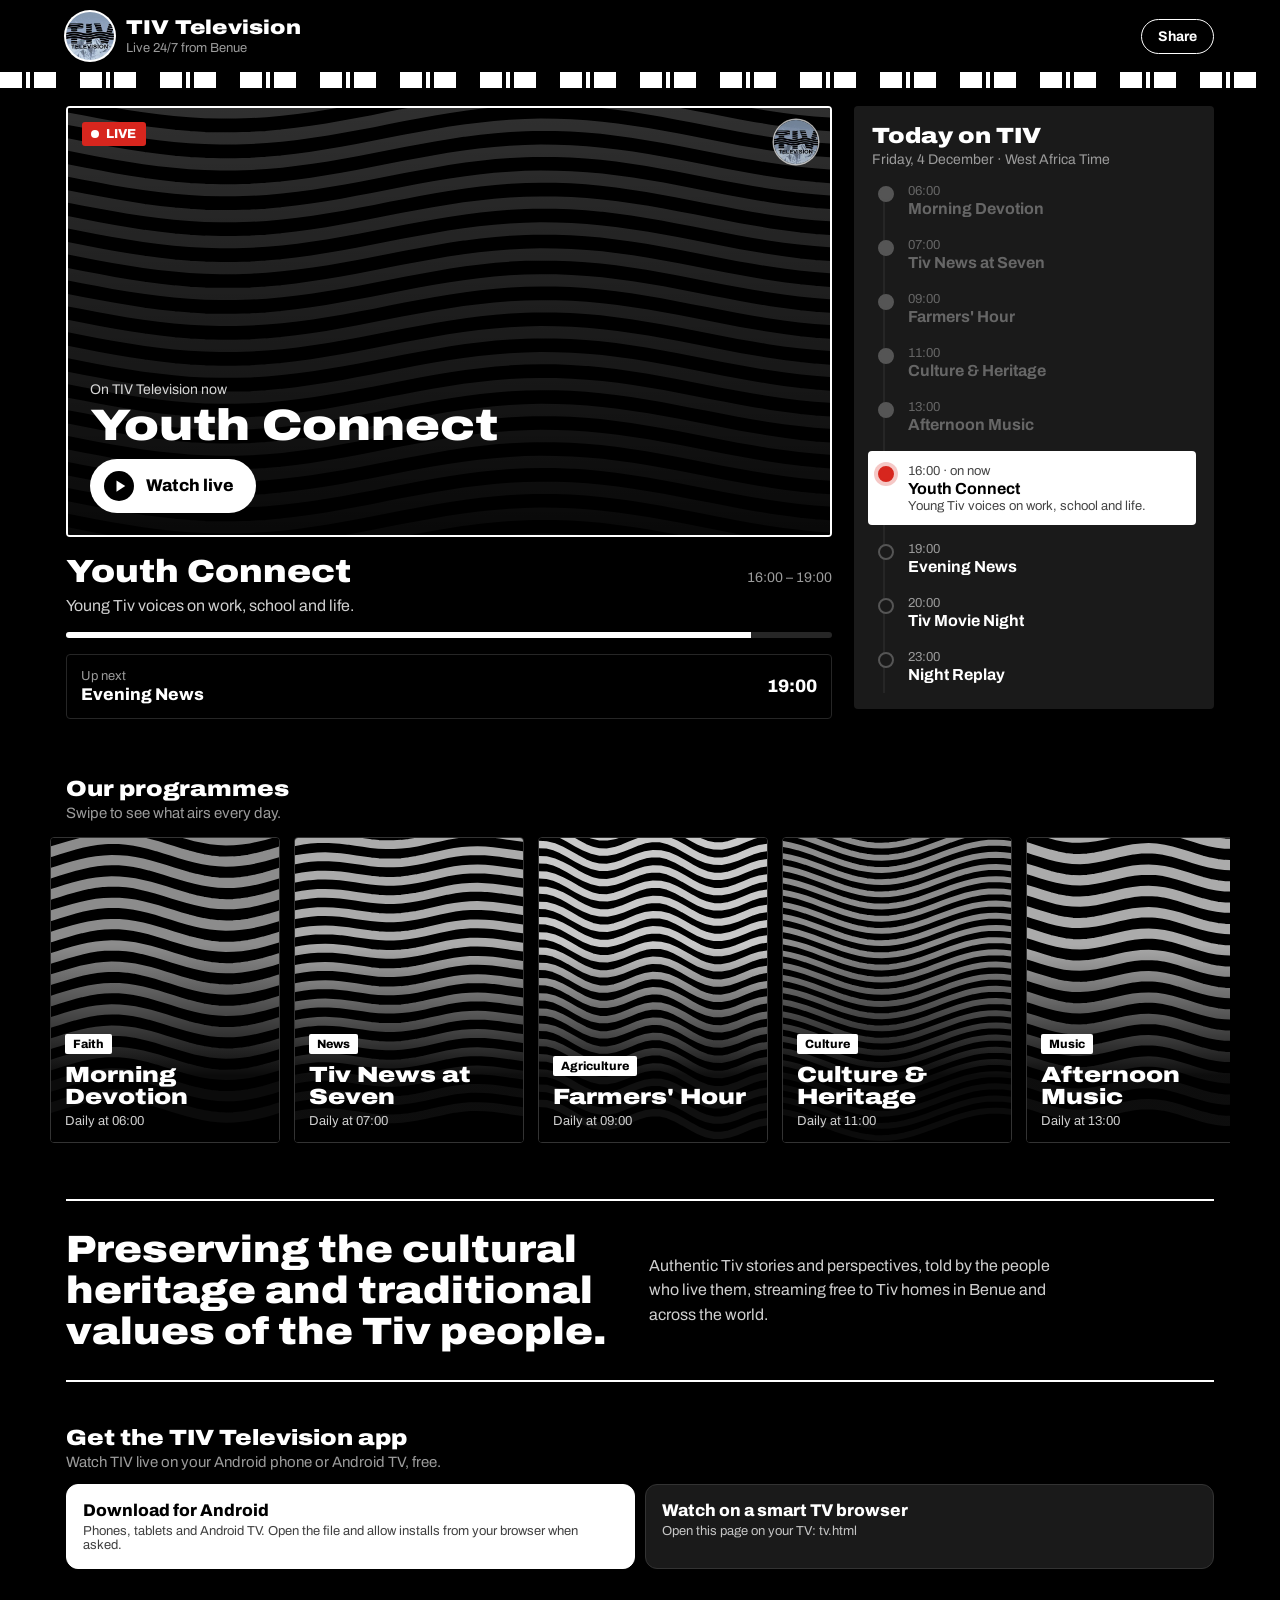
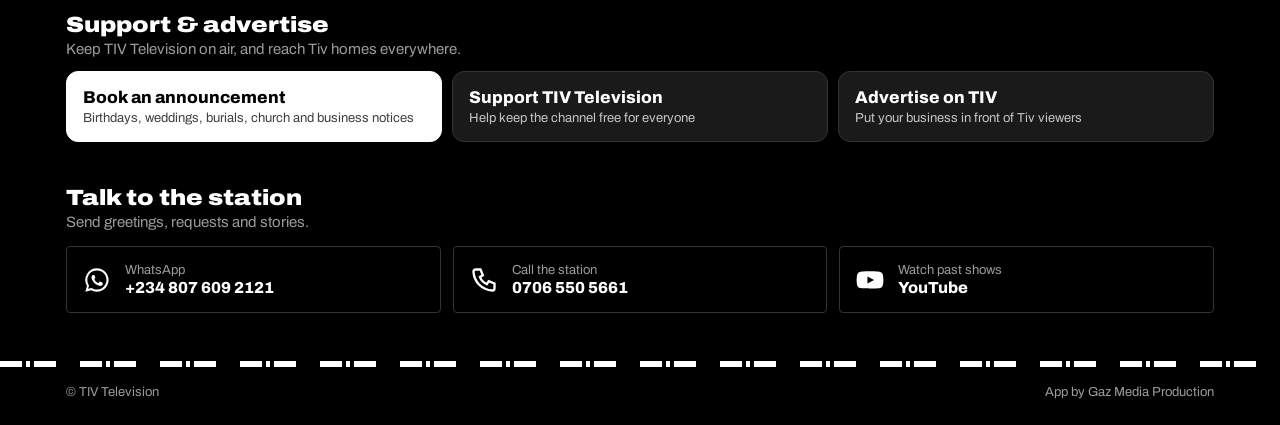
<file: app/src/main/assets/web/index.html>
<!doctype html>
<html lang="en">
<head>
<meta charset="utf-8">
<meta name="viewport" content="width=device-width, initial-scale=1, viewport-fit=cover">
<meta name="theme-color" content="#000000">
<title>TIV Television — Live</title>
<link rel="icon" href="[data-uri]">
<link rel="apple-touch-icon" href="[data-uri]">
<link href="fonts/fonts.css" rel="stylesheet">
<style>
:root{
  --ink:#000; --cloth:#fff; --graphite:#1a1a1a; --smoke:#262626; --ash:#9b9b9b; --live:#d7261e;
  --f:"Archivo","Arial Narrow",Arial,sans-serif;
}
*{box-sizing:border-box;margin:0;padding:0}
html{scroll-behavior:smooth}
@media (prefers-reduced-motion:reduce){html{scroll-behavior:auto}*{animation:none!important;transition:none!important}}
body{background:var(--ink);color:var(--cloth);font-family:var(--f);font-stretch:100%;-webkit-font-smoothing:antialiased;padding-bottom:calc(74px + env(safe-area-inset-bottom))}
a{color:inherit}
button{font-family:inherit;color:inherit}
:focus-visible{outline:3px solid var(--cloth);outline-offset:3px}

/* A'nger cloth band: black and white woven stripes */
.anger{height:16px;background:
  repeating-linear-gradient(90deg,var(--cloth) 0 22px,var(--ink) 22px 26px,var(--cloth) 26px 30px,var(--ink) 30px 34px,var(--cloth) 34px 56px,var(--ink) 56px 80px)}
.anger.thin{height:6px}

/* Header */
.top{position:sticky;top:0;z-index:20;background:var(--ink)}
.bar{display:flex;align-items:center;gap:12px;max-width:1180px;margin:0 auto;padding:12px 16px}
.logo{width:48px;height:48px;border-radius:50%;overflow:hidden;background:#fff;box-shadow:0 0 0 2px var(--cloth);flex:none}
.logo img{width:100%;height:100%;object-fit:cover;display:block}
.name{flex:1;min-width:0}
.name b{display:block;font-size:20px;font-weight:900;font-stretch:118%;letter-spacing:.2px;line-height:1}
.name span{display:block;font-size:13px;color:var(--ash);margin-top:4px}
.share{border:1.5px solid var(--cloth);background:none;border-radius:999px;padding:9px 16px;font-size:14px;font-weight:700;cursor:pointer}
.share:hover{background:var(--cloth);color:var(--ink)}

main{max-width:1180px;margin:0 auto;padding:0 16px}

/* Live stage */
.stage{display:grid;gap:22px;margin-top:18px}
@media(min-width:960px){.stage{grid-template-columns:minmax(0,1fr) 360px;align-items:start}}
.screen{position:relative;aspect-ratio:16/9;background:#000;border:2px solid var(--cloth);border-radius:4px;overflow:hidden}
@media(max-width:600px){.screen{margin:0 -16px;border-left:0;border-right:0;border-radius:0}}
video{width:100%;height:100%;display:block;background:#000}
.bug{position:absolute;top:12px;right:12px;width:44px;height:44px;border-radius:50%;overflow:hidden;opacity:.85;pointer-events:none;z-index:2;box-shadow:0 0 0 1.5px rgba(255,255,255,.8)}
.bug img{width:100%;height:100%;object-fit:cover}
.live{position:absolute;top:14px;left:14px;z-index:2;display:flex;align-items:center;gap:7px;background:var(--live);color:#fff;font-weight:800;font-size:13px;padding:5px 10px 5px 9px;border-radius:3px;pointer-events:none}
.live i{width:8px;height:8px;border-radius:50%;background:#fff;animation:blink 1.6s ease-in-out infinite}
@keyframes blink{50%{opacity:.2}}
.cover{position:absolute;inset:0;border:0;cursor:pointer;display:flex;flex-direction:column;justify-content:flex-end;align-items:flex-start;text-align:left;padding:22px;color:#fff;
  background:
   linear-gradient(180deg,rgba(0,0,0,.15) 0%,rgba(0,0,0,.85) 100%),
   url("data:image/svg+xml,%3Csvg%20xmlns%3D%22http%3A%2F%2Fwww.w3.org%2F2000%2Fsvg%22%20viewBox%3D%220%200%201000%20560%22%20preserveAspectRatio%3D%22xMidYMid%20slice%22%3E%3Cg%20opacity%3D%22.22%22%3E%3Cpath%20d%3D%22M-20%20-23.9%20L0%20-20.0%20L20%20-16.1%20L40%20-12.3%20L60%20-8.6%20L80%20-5.3%20L100%20-2.2%20L120%200.4%20L140%202.6%20L160%204.3%20L180%205.4%20L200%205.9%20L220%205.9%20L240%205.3%20L260%204.1%20L280%202.3%20L300%200.0%20L320%20-2.7%20L340%20-5.8%20L360%20-9.2%20L380%20-12.9%20L400%20-16.7%20L420%20-20.7%20L440%20-24.6%20L460%20-28.3%20L480%20-31.9%20L500%20-35.3%20L520%20-38.3%20L540%20-40.8%20L560%20-42.9%20L580%20-44.5%20L600%20-45.5%20L620%20-46.0%20L640%20-45.8%20L660%20-45.1%20L680%20-43.8%20L700%20-42.0%20L720%20-39.6%20L740%20-36.8%20L760%20-33.7%20L780%20-30.2%20L800%20-26.5%20L820%20-22.6%20L840%20-18.7%20L860%20-14.8%20L880%20-11.0%20L900%20-7.5%20L920%20-4.2%20L940%20-1.3%20L960%201.2%20L980%203.2%20L1000%204.7%20L1020%205.7%22%20stroke%3D%22%23fff%22%20stroke-width%3D%2216%22%20fill%3D%22none%22%2F%3E%3Cpath%20d%3D%22M-20%2010.1%20L0%2014.0%20L20%2017.9%20L40%2021.7%20L60%2025.4%20L80%2028.7%20L100%2031.8%20L120%2034.4%20L140%2036.6%20L160%2038.3%20L180%2039.4%20L200%2039.9%20L220%2039.9%20L240%2039.3%20L260%2038.1%20L280%2036.3%20L300%2034.0%20L320%2031.3%20L340%2028.2%20L360%2024.8%20L380%2021.1%20L400%2017.3%20L420%2013.3%20L440%209.4%20L460%205.7%20L480%202.1%20L500%20-1.3%20L520%20-4.3%20L540%20-6.8%20L560%20-8.9%20L580%20-10.5%20L600%20-11.5%20L620%20-12.0%20L640%20-11.8%20L660%20-11.1%20L680%20-9.8%20L700%20-8.0%20L720%20-5.6%20L740%20-2.8%20L760%200.3%20L780%203.8%20L800%207.5%20L820%2011.4%20L840%2015.3%20L860%2019.2%20L880%2023.0%20L900%2026.5%20L920%2029.8%20L940%2032.7%20L960%2035.2%20L980%2037.2%20L1000%2038.7%20L1020%2039.7%22%20stroke%3D%22%23fff%22%20stroke-width%3D%2216%22%20fill%3D%22none%22%2F%3E%3Cpath%20d%3D%22M-20%2044.1%20L0%2048.0%20L20%2051.9%20L40%2055.7%20L60%2059.4%20L80%2062.7%20L100%2065.8%20L120%2068.4%20L140%2070.6%20L160%2072.3%20L180%2073.4%20L200%2073.9%20L220%2073.9%20L240%2073.3%20L260%2072.1%20L280%2070.3%20L300%2068.0%20L320%2065.3%20L340%2062.2%20L360%2058.8%20L380%2055.1%20L400%2051.3%20L420%2047.3%20L440%2043.4%20L460%2039.7%20L480%2036.1%20L500%2032.7%20L520%2029.7%20L540%2027.2%20L560%2025.1%20L580%2023.5%20L600%2022.5%20L620%2022.0%20L640%2022.2%20L660%2022.9%20L680%2024.2%20L700%2026.0%20L720%2028.4%20L740%2031.2%20L760%2034.3%20L780%2037.8%20L800%2041.5%20L820%2045.4%20L840%2049.3%20L860%2053.2%20L880%2057.0%20L900%2060.5%20L920%2063.8%20L940%2066.7%20L960%2069.2%20L980%2071.2%20L1000%2072.7%20L1020%2073.7%22%20stroke%3D%22%23fff%22%20stroke-width%3D%2216%22%20fill%3D%22none%22%2F%3E%3Cpath%20d%3D%22M-20%2078.1%20L0%2082.0%20L20%2085.9%20L40%2089.7%20L60%2093.4%20L80%2096.7%20L100%2099.8%20L120%20102.4%20L140%20104.6%20L160%20106.3%20L180%20107.4%20L200%20107.9%20L220%20107.9%20L240%20107.3%20L260%20106.1%20L280%20104.3%20L300%20102.0%20L320%2099.3%20L340%2096.2%20L360%2092.8%20L380%2089.1%20L400%2085.3%20L420%2081.3%20L440%2077.4%20L460%2073.7%20L480%2070.1%20L500%2066.7%20L520%2063.7%20L540%2061.2%20L560%2059.1%20L580%2057.5%20L600%2056.5%20L620%2056.0%20L640%2056.2%20L660%2056.9%20L680%2058.2%20L700%2060.0%20L720%2062.4%20L740%2065.2%20L760%2068.3%20L780%2071.8%20L800%2075.5%20L820%2079.4%20L840%2083.3%20L860%2087.2%20L880%2091.0%20L900%2094.5%20L920%2097.8%20L940%20100.7%20L960%20103.2%20L980%20105.2%20L1000%20106.7%20L1020%20107.7%22%20stroke%3D%22%23fff%22%20stroke-width%3D%2216%22%20fill%3D%22none%22%2F%3E%3Cpath%20d%3D%22M-20%20112.1%20L0%20116.0%20L20%20119.9%20L40%20123.7%20L60%20127.4%20L80%20130.7%20L100%20133.8%20L120%20136.4%20L140%20138.6%20L160%20140.3%20L180%20141.4%20L200%20141.9%20L220%20141.9%20L240%20141.3%20L260%20140.1%20L280%20138.3%20L300%20136.0%20L320%20133.3%20L340%20130.2%20L360%20126.8%20L380%20123.1%20L400%20119.3%20L420%20115.3%20L440%20111.4%20L460%20107.7%20L480%20104.1%20L500%20100.7%20L520%2097.7%20L540%2095.2%20L560%2093.1%20L580%2091.5%20L600%2090.5%20L620%2090.0%20L640%2090.2%20L660%2090.9%20L680%2092.2%20L700%2094.0%20L720%2096.4%20L740%2099.2%20L760%20102.3%20L780%20105.8%20L800%20109.5%20L820%20113.4%20L840%20117.3%20L860%20121.2%20L880%20125.0%20L900%20128.5%20L920%20131.8%20L940%20134.7%20L960%20137.2%20L980%20139.2%20L1000%20140.7%20L1020%20141.7%22%20stroke%3D%22%23fff%22%20stroke-width%3D%2216%22%20fill%3D%22none%22%2F%3E%3Cpath%20d%3D%22M-20%20146.1%20L0%20150.0%20L20%20153.9%20L40%20157.7%20L60%20161.4%20L80%20164.7%20L100%20167.8%20L120%20170.4%20L140%20172.6%20L160%20174.3%20L180%20175.4%20L200%20175.9%20L220%20175.9%20L240%20175.3%20L260%20174.1%20L280%20172.3%20L300%20170.0%20L320%20167.3%20L340%20164.2%20L360%20160.8%20L380%20157.1%20L400%20153.3%20L420%20149.3%20L440%20145.4%20L460%20141.7%20L480%20138.1%20L500%20134.7%20L520%20131.7%20L540%20129.2%20L560%20127.1%20L580%20125.5%20L600%20124.5%20L620%20124.0%20L640%20124.2%20L660%20124.9%20L680%20126.2%20L700%20128.0%20L720%20130.4%20L740%20133.2%20L760%20136.3%20L780%20139.8%20L800%20143.5%20L820%20147.4%20L840%20151.3%20L860%20155.2%20L880%20159.0%20L900%20162.5%20L920%20165.8%20L940%20168.7%20L960%20171.2%20L980%20173.2%20L1000%20174.7%20L1020%20175.7%22%20stroke%3D%22%23fff%22%20stroke-width%3D%2216%22%20fill%3D%22none%22%2F%3E%3Cpath%20d%3D%22M-20%20180.1%20L0%20184.0%20L20%20187.9%20L40%20191.7%20L60%20195.4%20L80%20198.7%20L100%20201.8%20L120%20204.4%20L140%20206.6%20L160%20208.3%20L180%20209.4%20L200%20209.9%20L220%20209.9%20L240%20209.3%20L260%20208.1%20L280%20206.3%20L300%20204.0%20L320%20201.3%20L340%20198.2%20L360%20194.8%20L380%20191.1%20L400%20187.3%20L420%20183.3%20L440%20179.4%20L460%20175.7%20L480%20172.1%20L500%20168.7%20L520%20165.7%20L540%20163.2%20L560%20161.1%20L580%20159.5%20L600%20158.5%20L620%20158.0%20L640%20158.2%20L660%20158.9%20L680%20160.2%20L700%20162.0%20L720%20164.4%20L740%20167.2%20L760%20170.3%20L780%20173.8%20L800%20177.5%20L820%20181.4%20L840%20185.3%20L860%20189.2%20L880%20193.0%20L900%20196.5%20L920%20199.8%20L940%20202.7%20L960%20205.2%20L980%20207.2%20L1000%20208.7%20L1020%20209.7%22%20stroke%3D%22%23fff%22%20stroke-width%3D%2216%22%20fill%3D%22none%22%2F%3E%3Cpath%20d%3D%22M-20%20214.1%20L0%20218.0%20L20%20221.9%20L40%20225.7%20L60%20229.4%20L80%20232.7%20L100%20235.8%20L120%20238.4%20L140%20240.6%20L160%20242.3%20L180%20243.4%20L200%20243.9%20L220%20243.9%20L240%20243.3%20L260%20242.1%20L280%20240.3%20L300%20238.0%20L320%20235.3%20L340%20232.2%20L360%20228.8%20L380%20225.1%20L400%20221.3%20L420%20217.3%20L440%20213.4%20L460%20209.7%20L480%20206.1%20L500%20202.7%20L520%20199.7%20L540%20197.2%20L560%20195.1%20L580%20193.5%20L600%20192.5%20L620%20192.0%20L640%20192.2%20L660%20192.9%20L680%20194.2%20L700%20196.0%20L720%20198.4%20L740%20201.2%20L760%20204.3%20L780%20207.8%20L800%20211.5%20L820%20215.4%20L840%20219.3%20L860%20223.2%20L880%20227.0%20L900%20230.5%20L920%20233.8%20L940%20236.7%20L960%20239.2%20L980%20241.2%20L1000%20242.7%20L1020%20243.7%22%20stroke%3D%22%23fff%22%20stroke-width%3D%2216%22%20fill%3D%22none%22%2F%3E%3Cpath%20d%3D%22M-20%20248.1%20L0%20252.0%20L20%20255.9%20L40%20259.7%20L60%20263.4%20L80%20266.7%20L100%20269.8%20L120%20272.4%20L140%20274.6%20L160%20276.3%20L180%20277.4%20L200%20277.9%20L220%20277.9%20L240%20277.3%20L260%20276.1%20L280%20274.3%20L300%20272.0%20L320%20269.3%20L340%20266.2%20L360%20262.8%20L380%20259.1%20L400%20255.3%20L420%20251.3%20L440%20247.4%20L460%20243.7%20L480%20240.1%20L500%20236.7%20L520%20233.7%20L540%20231.2%20L560%20229.1%20L580%20227.5%20L600%20226.5%20L620%20226.0%20L640%20226.2%20L660%20226.9%20L680%20228.2%20L700%20230.0%20L720%20232.4%20L740%20235.2%20L760%20238.3%20L780%20241.8%20L800%20245.5%20L820%20249.4%20L840%20253.3%20L860%20257.2%20L880%20261.0%20L900%20264.5%20L920%20267.8%20L940%20270.7%20L960%20273.2%20L980%20275.2%20L1000%20276.7%20L1020%20277.7%22%20stroke%3D%22%23fff%22%20stroke-width%3D%2216%22%20fill%3D%22none%22%2F%3E%3Cpath%20d%3D%22M-20%20282.1%20L0%20286.0%20L20%20289.9%20L40%20293.7%20L60%20297.4%20L80%20300.7%20L100%20303.8%20L120%20306.4%20L140%20308.6%20L160%20310.3%20L180%20311.4%20L200%20311.9%20L220%20311.9%20L240%20311.3%20L260%20310.1%20L280%20308.3%20L300%20306.0%20L320%20303.3%20L340%20300.2%20L360%20296.8%20L380%20293.1%20L400%20289.3%20L420%20285.3%20L440%20281.4%20L460%20277.7%20L480%20274.1%20L500%20270.7%20L520%20267.7%20L540%20265.2%20L560%20263.1%20L580%20261.5%20L600%20260.5%20L620%20260.0%20L640%20260.2%20L660%20260.9%20L680%20262.2%20L700%20264.0%20L720%20266.4%20L740%20269.2%20L760%20272.3%20L780%20275.8%20L800%20279.5%20L820%20283.4%20L840%20287.3%20L860%20291.2%20L880%20295.0%20L900%20298.5%20L920%20301.8%20L940%20304.7%20L960%20307.2%20L980%20309.2%20L1000%20310.7%20L1020%20311.7%22%20stroke%3D%22%23fff%22%20stroke-width%3D%2216%22%20fill%3D%22none%22%2F%3E%3Cpath%20d%3D%22M-20%20316.1%20L0%20320.0%20L20%20323.9%20L40%20327.7%20L60%20331.4%20L80%20334.7%20L100%20337.8%20L120%20340.4%20L140%20342.6%20L160%20344.3%20L180%20345.4%20L200%20345.9%20L220%20345.9%20L240%20345.3%20L260%20344.1%20L280%20342.3%20L300%20340.0%20L320%20337.3%20L340%20334.2%20L360%20330.8%20L380%20327.1%20L400%20323.3%20L420%20319.3%20L440%20315.4%20L460%20311.7%20L480%20308.1%20L500%20304.7%20L520%20301.7%20L540%20299.2%20L560%20297.1%20L580%20295.5%20L600%20294.5%20L620%20294.0%20L640%20294.2%20L660%20294.9%20L680%20296.2%20L700%20298.0%20L720%20300.4%20L740%20303.2%20L760%20306.3%20L780%20309.8%20L800%20313.5%20L820%20317.4%20L840%20321.3%20L860%20325.2%20L880%20329.0%20L900%20332.5%20L920%20335.8%20L940%20338.7%20L960%20341.2%20L980%20343.2%20L1000%20344.7%20L1020%20345.7%22%20stroke%3D%22%23fff%22%20stroke-width%3D%2216%22%20fill%3D%22none%22%2F%3E%3Cpath%20d%3D%22M-20%20350.1%20L0%20354.0%20L20%20357.9%20L40%20361.7%20L60%20365.4%20L80%20368.7%20L100%20371.8%20L120%20374.4%20L140%20376.6%20L160%20378.3%20L180%20379.4%20L200%20379.9%20L220%20379.9%20L240%20379.3%20L260%20378.1%20L280%20376.3%20L300%20374.0%20L320%20371.3%20L340%20368.2%20L360%20364.8%20L380%20361.1%20L400%20357.3%20L420%20353.3%20L440%20349.4%20L460%20345.7%20L480%20342.1%20L500%20338.7%20L520%20335.7%20L540%20333.2%20L560%20331.1%20L580%20329.5%20L600%20328.5%20L620%20328.0%20L640%20328.2%20L660%20328.9%20L680%20330.2%20L700%20332.0%20L720%20334.4%20L740%20337.2%20L760%20340.3%20L780%20343.8%20L800%20347.5%20L820%20351.4%20L840%20355.3%20L860%20359.2%20L880%20363.0%20L900%20366.5%20L920%20369.8%20L940%20372.7%20L960%20375.2%20L980%20377.2%20L1000%20378.7%20L1020%20379.7%22%20stroke%3D%22%23fff%22%20stroke-width%3D%2216%22%20fill%3D%22none%22%2F%3E%3Cpath%20d%3D%22M-20%20384.1%20L0%20388.0%20L20%20391.9%20L40%20395.7%20L60%20399.4%20L80%20402.7%20L100%20405.8%20L120%20408.4%20L140%20410.6%20L160%20412.3%20L180%20413.4%20L200%20413.9%20L220%20413.9%20L240%20413.3%20L260%20412.1%20L280%20410.3%20L300%20408.0%20L320%20405.3%20L340%20402.2%20L360%20398.8%20L380%20395.1%20L400%20391.3%20L420%20387.3%20L440%20383.4%20L460%20379.7%20L480%20376.1%20L500%20372.7%20L520%20369.7%20L540%20367.2%20L560%20365.1%20L580%20363.5%20L600%20362.5%20L620%20362.0%20L640%20362.2%20L660%20362.9%20L680%20364.2%20L700%20366.0%20L720%20368.4%20L740%20371.2%20L760%20374.3%20L780%20377.8%20L800%20381.5%20L820%20385.4%20L840%20389.3%20L860%20393.2%20L880%20397.0%20L900%20400.5%20L920%20403.8%20L940%20406.7%20L960%20409.2%20L980%20411.2%20L1000%20412.7%20L1020%20413.7%22%20stroke%3D%22%23fff%22%20stroke-width%3D%2216%22%20fill%3D%22none%22%2F%3E%3Cpath%20d%3D%22M-20%20418.1%20L0%20422.0%20L20%20425.9%20L40%20429.7%20L60%20433.4%20L80%20436.7%20L100%20439.8%20L120%20442.4%20L140%20444.6%20L160%20446.3%20L180%20447.4%20L200%20447.9%20L220%20447.9%20L240%20447.3%20L260%20446.1%20L280%20444.3%20L300%20442.0%20L320%20439.3%20L340%20436.2%20L360%20432.8%20L380%20429.1%20L400%20425.3%20L420%20421.3%20L440%20417.4%20L460%20413.7%20L480%20410.1%20L500%20406.7%20L520%20403.7%20L540%20401.2%20L560%20399.1%20L580%20397.5%20L600%20396.5%20L620%20396.0%20L640%20396.2%20L660%20396.9%20L680%20398.2%20L700%20400.0%20L720%20402.4%20L740%20405.2%20L760%20408.3%20L780%20411.8%20L800%20415.5%20L820%20419.4%20L840%20423.3%20L860%20427.2%20L880%20431.0%20L900%20434.5%20L920%20437.8%20L940%20440.7%20L960%20443.2%20L980%20445.2%20L1000%20446.7%20L1020%20447.7%22%20stroke%3D%22%23fff%22%20stroke-width%3D%2216%22%20fill%3D%22none%22%2F%3E%3Cpath%20d%3D%22M-20%20452.1%20L0%20456.0%20L20%20459.9%20L40%20463.7%20L60%20467.4%20L80%20470.7%20L100%20473.8%20L120%20476.4%20L140%20478.6%20L160%20480.3%20L180%20481.4%20L200%20481.9%20L220%20481.9%20L240%20481.3%20L260%20480.1%20L280%20478.3%20L300%20476.0%20L320%20473.3%20L340%20470.2%20L360%20466.8%20L380%20463.1%20L400%20459.3%20L420%20455.3%20L440%20451.4%20L460%20447.7%20L480%20444.1%20L500%20440.7%20L520%20437.7%20L540%20435.2%20L560%20433.1%20L580%20431.5%20L600%20430.5%20L620%20430.0%20L640%20430.2%20L660%20430.9%20L680%20432.2%20L700%20434.0%20L720%20436.4%20L740%20439.2%20L760%20442.3%20L780%20445.8%20L800%20449.5%20L820%20453.4%20L840%20457.3%20L860%20461.2%20L880%20465.0%20L900%20468.5%20L920%20471.8%20L940%20474.7%20L960%20477.2%20L980%20479.2%20L1000%20480.7%20L1020%20481.7%22%20stroke%3D%22%23fff%22%20stroke-width%3D%2216%22%20fill%3D%22none%22%2F%3E%3Cpath%20d%3D%22M-20%20486.1%20L0%20490.0%20L20%20493.9%20L40%20497.7%20L60%20501.4%20L80%20504.7%20L100%20507.8%20L120%20510.4%20L140%20512.6%20L160%20514.3%20L180%20515.4%20L200%20515.9%20L220%20515.9%20L240%20515.3%20L260%20514.1%20L280%20512.3%20L300%20510.0%20L320%20507.3%20L340%20504.2%20L360%20500.8%20L380%20497.1%20L400%20493.3%20L420%20489.3%20L440%20485.4%20L460%20481.7%20L480%20478.1%20L500%20474.7%20L520%20471.7%20L540%20469.2%20L560%20467.1%20L580%20465.5%20L600%20464.5%20L620%20464.0%20L640%20464.2%20L660%20464.9%20L680%20466.2%20L700%20468.0%20L720%20470.4%20L740%20473.2%20L760%20476.3%20L780%20479.8%20L800%20483.5%20L820%20487.4%20L840%20491.3%20L860%20495.2%20L880%20499.0%20L900%20502.5%20L920%20505.8%20L940%20508.7%20L960%20511.2%20L980%20513.2%20L1000%20514.7%20L1020%20515.7%22%20stroke%3D%22%23fff%22%20stroke-width%3D%2216%22%20fill%3D%22none%22%2F%3E%3Cpath%20d%3D%22M-20%20520.1%20L0%20524.0%20L20%20527.9%20L40%20531.7%20L60%20535.4%20L80%20538.7%20L100%20541.8%20L120%20544.4%20L140%20546.6%20L160%20548.3%20L180%20549.4%20L200%20549.9%20L220%20549.9%20L240%20549.3%20L260%20548.1%20L280%20546.3%20L300%20544.0%20L320%20541.3%20L340%20538.2%20L360%20534.8%20L380%20531.1%20L400%20527.3%20L420%20523.3%20L440%20519.4%20L460%20515.7%20L480%20512.1%20L500%20508.7%20L520%20505.7%20L540%20503.2%20L560%20501.1%20L580%20499.5%20L600%20498.5%20L620%20498.0%20L640%20498.2%20L660%20498.9%20L680%20500.2%20L700%20502.0%20L720%20504.4%20L740%20507.2%20L760%20510.3%20L780%20513.8%20L800%20517.5%20L820%20521.4%20L840%20525.3%20L860%20529.2%20L880%20533.0%20L900%20536.5%20L920%20539.8%20L940%20542.7%20L960%20545.2%20L980%20547.2%20L1000%20548.7%20L1020%20549.7%22%20stroke%3D%22%23fff%22%20stroke-width%3D%2216%22%20fill%3D%22none%22%2F%3E%3Cpath%20d%3D%22M-20%20554.1%20L0%20558.0%20L20%20561.9%20L40%20565.7%20L60%20569.4%20L80%20572.7%20L100%20575.8%20L120%20578.4%20L140%20580.6%20L160%20582.3%20L180%20583.4%20L200%20583.9%20L220%20583.9%20L240%20583.3%20L260%20582.1%20L280%20580.3%20L300%20578.0%20L320%20575.3%20L340%20572.2%20L360%20568.8%20L380%20565.1%20L400%20561.3%20L420%20557.3%20L440%20553.4%20L460%20549.7%20L480%20546.1%20L500%20542.7%20L520%20539.7%20L540%20537.2%20L560%20535.1%20L580%20533.5%20L600%20532.5%20L620%20532.0%20L640%20532.2%20L660%20532.9%20L680%20534.2%20L700%20536.0%20L720%20538.4%20L740%20541.2%20L760%20544.3%20L780%20547.8%20L800%20551.5%20L820%20555.4%20L840%20559.3%20L860%20563.2%20L880%20567.0%20L900%20570.5%20L920%20573.8%20L940%20576.7%20L960%20579.2%20L980%20581.2%20L1000%20582.7%20L1020%20583.7%22%20stroke%3D%22%23fff%22%20stroke-width%3D%2216%22%20fill%3D%22none%22%2F%3E%3Cpath%20d%3D%22M-20%20588.1%20L0%20592.0%20L20%20595.9%20L40%20599.7%20L60%20603.4%20L80%20606.7%20L100%20609.8%20L120%20612.4%20L140%20614.6%20L160%20616.3%20L180%20617.4%20L200%20617.9%20L220%20617.9%20L240%20617.3%20L260%20616.1%20L280%20614.3%20L300%20612.0%20L320%20609.3%20L340%20606.2%20L360%20602.8%20L380%20599.1%20L400%20595.3%20L420%20591.3%20L440%20587.4%20L460%20583.7%20L480%20580.1%20L500%20576.7%20L520%20573.7%20L540%20571.2%20L560%20569.1%20L580%20567.5%20L600%20566.5%20L620%20566.0%20L640%20566.2%20L660%20566.9%20L680%20568.2%20L700%20570.0%20L720%20572.4%20L740%20575.2%20L760%20578.3%20L780%20581.8%20L800%20585.5%20L820%20589.4%20L840%20593.3%20L860%20597.2%20L880%20601.0%20L900%20604.5%20L920%20607.8%20L940%20610.7%20L960%20613.2%20L980%20615.2%20L1000%20616.7%20L1020%20617.7%22%20stroke%3D%22%23fff%22%20stroke-width%3D%2216%22%20fill%3D%22none%22%2F%3E%3C%2Fg%3E%3C%2Fsvg%3E") center/cover,#000}
.cover.hidden{display:none}
.cover .play{display:flex;align-items:center;gap:12px;background:var(--cloth);color:var(--ink);border-radius:999px;padding:12px 22px 12px 14px;font-weight:800;font-size:17px;margin-top:12px}
.cover .play svg{width:30px;height:30px}
.cover .now-cap{font-size:14px;color:#d6d6d6}
.cover h1{font-size:clamp(26px,5vw,44px);font-weight:900;font-stretch:122%;line-height:1;margin-top:6px;max-width:16ch}
.status{position:absolute;left:0;right:0;bottom:56px;text-align:center;font-size:14px;color:#ddd;pointer-events:none;text-shadow:0 1px 4px #000}

/* On now panel */
.onnow{margin-top:18px}
.onnow .row{display:flex;justify-content:space-between;align-items:baseline;gap:12px}
.onnow h2{font-size:clamp(24px,3.4vw,32px);font-weight:900;font-stretch:115%;line-height:1.05}
.onnow .times{font-size:14px;color:var(--ash);white-space:nowrap;font-variant-numeric:tabular-nums}
.onnow p{color:#cfcfcf;font-size:16px;margin-top:6px;line-height:1.45}
.track{height:6px;background:var(--smoke);border-radius:3px;margin-top:14px;overflow:hidden}
.track i{display:block;height:100%;background:var(--cloth);width:0;transition:width .6s}
.next{display:flex;align-items:center;gap:14px;margin-top:16px;padding:14px;border:1.5px solid var(--smoke);border-radius:4px}
.next small{color:var(--ash);font-size:13px;display:block}
.next b{font-size:17px;font-weight:800;display:block;margin-top:2px}
.next .at{margin-left:auto;font-weight:800;font-size:18px;font-variant-numeric:tabular-nums}
.quality{display:flex;gap:8px;margin-top:14px;flex-wrap:wrap}
.quality button{background:none;border:1.5px solid var(--smoke);border-radius:999px;padding:7px 14px;font-size:14px;cursor:pointer;color:var(--ash)}
.quality button.on{background:var(--cloth);border-color:var(--cloth);color:var(--ink);font-weight:800}

/* Schedule: a time sequence, drawn as a timeline */
.guide{background:var(--graphite);border-radius:4px;padding:18px 18px 8px}
.guide h3,.sec h3{font-size:22px;font-weight:900;font-stretch:115%}
.guide .day{color:var(--ash);font-size:14px;margin:4px 0 14px}
.tl{list-style:none;position:relative;margin-left:6px}
.tl::before{content:"";position:absolute;left:5px;top:8px;bottom:8px;width:2px;background:var(--smoke)}
.tl li{position:relative;padding:0 0 18px 30px}
.tl li::before{content:"";position:absolute;left:0;top:5px;width:12px;height:12px;border-radius:50%;background:var(--graphite);border:2px solid #555}
.tl time{font-size:13px;color:var(--ash);font-variant-numeric:tabular-nums}
.tl b{display:block;font-size:16px;font-weight:700;margin-top:2px}
.tl span{display:block;font-size:13px;color:var(--ash);margin-top:2px}
.tl li.past b,.tl li.past time{color:#666}
.tl li.past::before{background:#555;border-color:#555}
.tl li.cur{margin:0 -10px 14px 0;padding:10px 12px 12px 40px;background:var(--cloth);color:var(--ink);border-radius:4px;left:-10px}
.tl li.cur::before{left:10px;top:15px;background:var(--live);border-color:var(--live);box-shadow:0 0 0 4px rgba(215,38,30,.25)}
.tl li.cur time,.tl li.cur span{color:#444}

/* Sections */
.sec{margin-top:44px}
.sec .lead{color:var(--ash);font-size:15px;margin-top:4px}

/* Programme posters: woven-wave artwork, horizontal rail */
.rail{display:grid;grid-auto-flow:column;grid-auto-columns:min(62%,230px);gap:14px;overflow-x:auto;scroll-snap-type:x mandatory;margin:16px -16px 0;padding:0 16px 8px;scrollbar-width:none}
.rail::-webkit-scrollbar{display:none}
.poster{scroll-snap-align:start;position:relative;aspect-ratio:3/4;border-radius:4px;overflow:hidden;background:#000;border:1.5px solid #333;display:flex;flex-direction:column;justify-content:flex-end;padding:14px}
.poster svg{position:absolute;inset:0;width:100%;height:100%}
.poster .shade{position:absolute;inset:0;background:linear-gradient(180deg,rgba(0,0,0,0) 35%,rgba(0,0,0,.92) 78%)}
.poster b{position:relative;font-size:22px;font-weight:900;font-stretch:120%;line-height:1}
.poster span{position:relative;color:#cfcfcf;font-size:13px;margin-top:6px}
.poster em{position:relative;font-style:normal;align-self:flex-start;background:var(--cloth);color:var(--ink);font-weight:800;font-size:12px;padding:3px 8px;border-radius:2px;margin-bottom:10px}

/* Heritage statement */
.heritage{margin-top:48px;border-top:2px solid var(--cloth);border-bottom:2px solid var(--cloth);padding:28px 0;display:grid;gap:18px}
@media(min-width:760px){.heritage{grid-template-columns:1fr 1fr;align-items:center}}
.heritage q{quotes:none;font-size:clamp(24px,4vw,38px);font-weight:900;font-stretch:112%;line-height:1.08}
.heritage p{color:#cfcfcf;font-size:16px;line-height:1.55;max-width:46ch}

/* Contact */
.reach{display:grid;gap:12px;margin-top:16px}
@media(min-width:760px){.reach{grid-template-columns:repeat(3,1fr)}}
.reach a{display:flex;align-items:center;gap:14px;padding:16px;border:1.5px solid #333;border-radius:4px;text-decoration:none}
.reach a:hover{border-color:var(--cloth)}
.reach svg{width:28px;height:28px;flex:none}
.reach small{display:block;color:var(--ash);font-size:13px}
.reach b{display:block;font-size:16px;font-weight:800;margin-top:2px}

footer{margin-top:48px}
footer .in{max-width:1180px;margin:0 auto;padding:18px 16px 26px;color:var(--ash);font-size:13px;display:flex;justify-content:space-between;gap:10px;flex-wrap:wrap}

/* Mobile tab bar */
.tabs{position:fixed;left:0;right:0;bottom:0;z-index:30;background:rgba(0,0,0,.94);backdrop-filter:blur(8px);border-top:1px solid #2a2a2a;display:grid;grid-template-columns:repeat(4,1fr);padding:8px 6px calc(8px + env(safe-area-inset-bottom))}
.tabs a{display:flex;flex-direction:column;align-items:center;gap:4px;font-size:12px;color:var(--ash);text-decoration:none;padding:4px 0}
.tabs a.on{color:var(--cloth);font-weight:800}
.tabs svg{width:24px;height:24px}
@media(min-width:960px){.tabs{display:none}body{padding-bottom:0}}

.toast{position:fixed;left:50%;bottom:96px;transform:translateX(-50%);background:var(--cloth);color:var(--ink);font-weight:700;padding:10px 18px;border-radius:999px;font-size:14px;opacity:0;transition:opacity .25s;pointer-events:none;z-index:40}
.toast.show{opacity:1}

/* Sponsors and support */
.sponsor{display:flex;align-items:center;gap:12px;margin:12px 16px 0;padding:10px 12px;border:1px solid #333;border-radius:10px;background:var(--graphite);text-decoration:none;min-height:64px}
.sponsor[hidden]{display:none}
.sponsor img{width:44px;height:44px;border-radius:8px;object-fit:cover;background:#fff;flex:none}
.sponsor small{display:block;font-size:11px;letter-spacing:.6px;text-transform:uppercase;color:var(--ash)}
.sponsor b{display:block;font-size:15px;font-weight:700;margin-top:2px;line-height:1.25}
.earn{display:grid;gap:10px;grid-template-columns:repeat(auto-fit,minmax(220px,1fr));margin-top:14px}
.earn a{display:block;padding:16px;border-radius:12px;background:var(--graphite);border:1px solid #333;text-decoration:none}
.earn a.main{background:var(--cloth);color:var(--ink);border-color:var(--cloth)}
.earn b{display:block;font-size:17px;font-weight:800}
.earn span{display:block;font-size:13px;margin-top:4px;opacity:.75}
</style>
</head>
<body>

<header class="top" id="top">
  <div class="bar">
    <div class="logo"><img src="[data-uri]" alt="TIV Television"></div>
    <div class="name"><b>TIV Television</b><span>Live 24/7 from Benue</span></div>
    <button class="share" id="shareBtn">Share</button>
  </div>
  <div class="anger" aria-hidden="true"></div>
</header>

<main>
  <section class="stage" id="live" aria-label="Live channel">
    <div>
      <div class="screen">
        <video id="video" playsinline preload="none"></video>
        <div class="live"><i></i>LIVE</div>
        <div class="bug" aria-hidden="true"><img src="[data-uri]" alt=""></div>
        <button class="cover" id="cover" aria-label="Watch TIV Television live">
          <span class="now-cap">On TIV Television now</span>
          <h1 id="coverTitle">—</h1>
          <span class="play"><svg viewBox="0 0 24 24" fill="currentColor"><circle cx="12" cy="12" r="12"/><path d="M10 7.5v9l7-4.5z" fill="#fff"/></svg>Watch live</span>
        </button>
        <div class="status" id="status"></div>
      </div>

      <div class="onnow">
        <div class="row"><h2 id="nowTitle">—</h2><span class="times" id="nowTimes"></span></div>
        <p id="nowDesc"></p>
        <div class="track" aria-hidden="true"><i id="progress"></i></div>
        <div class="next">
          <div><small>Up next</small><b id="nextTitle">—</b></div>
          <span class="at" id="nextAt"></span>
        </div>
        <div class="quality" id="quality" aria-label="Picture quality"></div>
      </div>
      <a class="sponsor" id="sponsor" hidden><img id="sponsorImg" alt="" hidden><div><small>Sponsored by</small><b id="sponsorText"></b></div></a>
    </div>

    <aside class="guide" id="schedule">
      <h3>Today on TIV</h3>
      <div class="day" id="today"></div>
      <ol class="tl" id="timeline"></ol>
    </aside>
  </section>

  <section class="sec" id="shows">
    <h3>Our programmes</h3>
    <p class="lead">Swipe to see what airs every day.</p>
    <div class="rail" id="rail"></div>
  </section>

  <section class="heritage">
    <q>Preserving the cultural heritage and traditional values of the Tiv people.</q>
    <p>Authentic Tiv stories and perspectives, told by the people who live them, streaming free to Tiv homes in Benue and across the world.</p>
  </section>

  <section class="sec" id="getapp" hidden>
    <h3>Get the TIV Television app</h3>
    <p class="lead">Watch TIV live on your Android phone or Android TV, free.</p>
    <div class="earn">
      <a class="main" href="tiv-television.apk" download><b>Download for Android</b><span>Phones, tablets and Android TV. Open the file and allow installs from your browser when asked.</span></a>
      <a href="tv.html"><b>Watch on a smart TV browser</b><span>Open this page on your TV: tv.html</span></a>
    </div>
  </section>

  <section class="sec" id="support">
    <h3>Support &amp; advertise</h3>
    <p class="lead">Keep TIV Television on air, and reach Tiv homes everywhere.</p>
    <div class="earn">
      <a class="main" id="announceLink" href="#"><b>Book an announcement</b><span>Birthdays, weddings, burials, church and business notices</span></a>
      <a id="donateLink" href="#"><b>Support TIV Television</b><span>Help keep the channel free for everyone</span></a>
      <a id="advertiseLink" href="#"><b>Advertise on TIV</b><span>Put your business in front of Tiv viewers</span></a>
    </div>
  </section>

  <section class="sec" id="contact">
    <h3>Talk to the station</h3>
    <p class="lead">Send greetings, requests and stories.</p>
    <div class="reach">
      <a href="https://wa.me/2348076092121">
        <svg viewBox="0 0 24 24" fill="currentColor"><path d="M12 2a10 10 0 0 0-8.6 15.1L2 22l5-1.3A10 10 0 1 0 12 2zm0 18.2c-1.5 0-3-.4-4.3-1.2l-.3-.2-3 .8.8-2.9-.2-.3A8.2 8.2 0 1 1 12 20.2zm4.5-6.1c-.2-.1-1.5-.7-1.7-.8-.2-.1-.4-.1-.6.1l-.8 1c-.1.2-.3.2-.5.1-1.4-.6-2.5-1.7-3.1-3-.1-.2 0-.4.1-.5l.5-.6c.1-.2.2-.3.2-.5l-.7-1.8c-.2-.5-.4-.4-.6-.4h-.5c-.2 0-.5.1-.7.3-.6.6-.9 1.4-.8 2.2.2 1.1.7 2.1 1.4 3 1.2 1.7 2.8 3 4.7 3.6.6.2 1.3.3 1.9.2.6-.1 1.4-.6 1.6-1.2.1-.4.1-.7 0-1l-.4-.3z"/></svg>
        <div><small>WhatsApp</small><b>+234 807 609 2121</b></div>
      </a>
      <a href="tel:+2347065505661">
        <svg viewBox="0 0 24 24" fill="none" stroke="currentColor" stroke-width="2"><path d="M5 3h4l2 5-2.5 1.5a11 11 0 0 0 6 6L16 13l5 2v4a2 2 0 0 1-2 2A17 17 0 0 1 3 5a2 2 0 0 1 2-2z"/></svg>
        <div><small>Call the station</small><b>0706 550 5661</b></div>
      </a>
      <a href="https://www.youtube.com/@Tivtelevisionkase">
        <svg viewBox="0 0 24 24" fill="currentColor"><path d="M23 7.2a3 3 0 0 0-2.1-2.1C19 4.6 12 4.6 12 4.6s-7 0-8.9.5A3 3 0 0 0 1 7.2 31 31 0 0 0 .5 12a31 31 0 0 0 .5 4.8 3 3 0 0 0 2.1 2.1c1.9.5 8.9.5 8.9.5s7 0 8.9-.5a3 3 0 0 0 2.1-2.1 31 31 0 0 0 .5-4.8 31 31 0 0 0-.5-4.8zM9.8 15V9l5.7 3z"/></svg>
        <div><small>Watch past shows</small><b>YouTube</b></div>
      </a>
    </div>
  </section>
</main>

<footer>
  <div class="anger thin" aria-hidden="true"></div>
  <div class="in"><span>© TIV Television</span><span>App by Gaz Media Production</span></div>
</footer>

<nav class="tabs" aria-label="Sections">
  <a href="#top" class="on"><svg viewBox="0 0 24 24" fill="none" stroke="currentColor" stroke-width="2"><rect x="2" y="5" width="20" height="13" rx="2"/><path d="M8 21h8M10 9.5v5l4-2.5z" fill="currentColor"/></svg>Live</a>
  <a href="#schedule"><svg viewBox="0 0 24 24" fill="none" stroke="currentColor" stroke-width="2"><circle cx="12" cy="12" r="9"/><path d="M12 7v5l3 2"/></svg>Schedule</a>
  <a href="#shows"><svg viewBox="0 0 24 24" fill="none" stroke="currentColor" stroke-width="2"><rect x="3" y="3" width="7" height="9" rx="1"/><rect x="14" y="3" width="7" height="9" rx="1"/><rect x="3" y="15" width="18" height="6" rx="1"/></svg>Programmes</a>
  <a href="#contact"><svg viewBox="0 0 24 24" fill="none" stroke="currentColor" stroke-width="2"><path d="M21 12a8 8 0 0 1-11.8 7L4 20l1-4.6A8 8 0 1 1 21 12z"/></svg>Contact</a>
</nav>

<div class="toast" id="toast" role="status"></div>

<script src="hls.min.js"></script>
<script>
/* ===== Settings — replace when the TIV server is ready ===== */
/* App settings come from the TIV app (link page on the website); these are the defaults */
const APP_CFG = (()=>{try{return window.TIVApp?JSON.parse(TIVApp.config()):{}}catch(e){return {}}})();
let STREAM_URL = APP_CFG.stream || "hls/live.m3u8";
const SCHEDULE = (Array.isArray(APP_CFG.schedule) && APP_CFG.schedule.length) ? APP_CFG.schedule : [ // placeholder programmes until TIV sends its real line-up
  { time:"06:00", title:"Morning Devotion", desc:"Prayer and worship to start the day.", tag:"Faith" },
  { time:"07:00", title:"Tiv News at Seven", desc:"The morning news in Tiv and English.", tag:"News" },
  { time:"09:00", title:"Farmers' Hour", desc:"Yam, rice and soybean farming across Benue.", tag:"Agriculture" },
  { time:"11:00", title:"Culture & Heritage", desc:"Kwagh-hir, swange dance and stories from the elders.", tag:"Culture" },
  { time:"13:00", title:"Afternoon Music", desc:"Tiv gospel, highlife and traditional songs.", tag:"Music" },
  { time:"16:00", title:"Youth Connect", desc:"Young Tiv voices on work, school and life.", tag:"Talk" },
  { time:"19:00", title:"Evening News", desc:"The day's headlines from Benue and beyond.", tag:"News" },
  { time:"20:00", title:"Tiv Movie Night", desc:"Feature films in the Tiv language.", tag:"Film" },
  { time:"23:00", title:"Night Replay", desc:"The best of today's programmes.", tag:"Replay" }
];
/* ========================================================== */

const $ = id => document.getElementById(id);
const video = $('video');
let hls = null;

function toast(m){const t=$('toast');t.textContent=m;t.classList.add('show');setTimeout(()=>t.classList.remove('show'),2200)}
function status(m){$('status').textContent=m||''}

/* Player */
function buildQuality(levels){
  const q=$('quality'); q.innerHTML='';
  if(!hls||!levels||levels.length<2) return;
  const add=(label,idx)=>{const b=document.createElement('button');b.textContent=label;if(idx===-1)b.className='on';
    b.onclick=()=>{hls.currentLevel=idx;[...q.children].forEach(c=>c.className='');b.className='on';toast(idx===-1?'Picture quality: automatic':'Picture quality: '+label)};q.appendChild(b)};
  add('Auto',-1); const seen=new Set();
  levels.map((l,i)=>({h:l.height,i})).sort((a,b)=>b.h-a.h).forEach(({h,i})=>{if(h&&!seen.has(h)){seen.add(h);add(h+'p',i)}});
}
const OFF_AIR='TIV Television is off air right now. Please check back soon.';
function start(){
  $('cover').classList.add('hidden');
  if(STREAM_URL==='off'){video.controls=false;status(OFF_AIR);return}
  video.controls=true; status('Connecting to the channel…');
  if(window.Hls&&Hls.isSupported()){
    hls=new Hls({liveSyncDurationCount:5,maxBufferLength:30,manifestLoadingMaxRetry:6,fragLoadingMaxRetry:6});
    hls.loadSource(STREAM_URL); hls.attachMedia(video);
    hls.on(Hls.Events.MANIFEST_PARSED,(_,d)=>{buildQuality(d.levels);video.play().catch(()=>{})});
    hls.on(Hls.Events.ERROR,(_,d)=>{ if(!d.fatal) return;
      if(d.type===Hls.ErrorTypes.NETWORK_ERROR){status('Connection lost. Reconnecting…');if(window.TIVApp)TIVApp.refresh();setTimeout(()=>hls.startLoad(),3000)}
      else if(d.type===Hls.ErrorTypes.MEDIA_ERROR){hls.recoverMediaError()}
      else status('The channel is off air. Try again in a few minutes.')});
  } else if(video.canPlayType('application/vnd.apple.mpegurl')){video.src=STREAM_URL;video.play().catch(()=>{})}
  else status('This browser can’t play the channel. Try Chrome or Safari.');
}
$('cover').onclick=start;
/* Watchdog: if the picture stops moving for 6s (e.g. the server switches between OBS and the video loop), reconnect */
let wdT=0,wdLast=-1;
setInterval(()=>{ if(!hls||STREAM_URL==='off'||video.paused) {wdT=Date.now();return}
  if(video.currentTime!==wdLast){wdLast=video.currentTime;wdT=Date.now();return}
  if(Date.now()-wdT>6000){wdT=Date.now();status('Reconnecting…');hls.destroy();hls=null;start()}},2000);

video.addEventListener('playing',()=>status(''));
video.addEventListener('waiting',()=>status('Loading…'));

/* Schedule */
const toMin=t=>{const[h,m]=t.split(':').map(Number);return h*60+m};
function currentIndex(n){let c=SCHEDULE.length-1;SCHEDULE.forEach((s,i)=>{if(toMin(s.time)<=n)c=i});if(n<toMin(SCHEDULE[0].time))c=SCHEDULE.length-1;return c}
function render(){
  const d=new Date(), n=d.getHours()*60+d.getMinutes(), c=currentIndex(n);
  const cur=SCHEDULE[c], nxt=SCHEDULE[(c+1)%SCHEDULE.length];
  let start=toMin(cur.time), end=toMin(nxt.time); if(end<=start) end+=1440; let nn=n; if(nn<start) nn+=1440;
  $('coverTitle').textContent=cur.title; $('nowTitle').textContent=cur.title; $('nowDesc').textContent=cur.desc;
  $('nowTimes').textContent=cur.time+' – '+nxt.time;
  $('progress').style.width=Math.min(100,Math.max(0,(nn-start)/(end-start)*100))+'%';
  $('nextTitle').textContent=nxt.title; $('nextAt').textContent=nxt.time;
  $('today').textContent=d.toLocaleDateString('en-NG',{weekday:'long',day:'numeric',month:'long'})+' · West Africa Time';
  $('timeline').innerHTML=SCHEDULE.map((s,i)=>`<li class="${i===c?'cur':(i<c&&c!==SCHEDULE.length-1||(c===SCHEDULE.length-1&&i<c&&n>=toMin(SCHEDULE[0].time))?'past':'')}"><time>${s.time}${i===c?' · on now':''}</time><b>${s.title}</b>${i===c?`<span>${s.desc}</span>`:''}</li>`).join('');
}
render(); setInterval(render,30000);

/* Programme posters: generated woven-wave artwork, one pattern per show */
function waves(seed){
  const amp=6+seed%5*3, freq=1+seed%3*.5, gap=16+seed%4*4, thick=gap*.48, tilt=(seed%2?1:-1)*(seed%3)*4;
  let p=''; for(let y=-40;y<380;y+=gap){let d=`M-20 ${y}`;for(let x=-20;x<=320;x+=10){d+=` L${x} ${(y+Math.sin((x/300)*Math.PI*2*freq+seed)*amp+x*tilt/100).toFixed(1)}`}p+=`<path d="${d}" stroke="#fff" stroke-width="${thick.toFixed(1)}" fill="none"/>`}
  return `<svg viewBox="0 0 300 400" preserveAspectRatio="xMidYMid slice" aria-hidden="true"><rect width="300" height="400" fill="#000"/><g opacity="${(.55+seed%3*.12).toFixed(2)}">${p}</g></svg>`;
}
$('rail').innerHTML=SCHEDULE.slice(0,8).map((s,i)=>`<article class="poster">${waves(i*7+3)}<div class="shade"></div><em>${s.tag}</em><b>${s.title}</b><span>Daily at ${s.time}</span></article>`).join('');

/* Tab bar highlight */
const tabs=[...document.querySelectorAll('.tabs a')];
function markTab(){
  const ids=['schedule','shows','contact'], line=innerHeight*0.4; let cur='top';
  ids.forEach(id=>{ if($(id).getBoundingClientRect().top<line) cur=id; });
  if(innerHeight+scrollY>=document.body.scrollHeight-4) cur='contact';
  tabs.forEach(t=>t.classList.toggle('on',t.getAttribute('href')==='#'+cur));
}
addEventListener('scroll',markTab,{passive:true}); addEventListener('resize',markTab); markTab();

/* Share */
$('shareBtn').onclick=async()=>{const data={title:'TIV Television — Live',text:'Watch TIV Television live, all day and all night',url:APP_CFG.share||'https://www.facebook.com/tivtelevisionkase'};
  if(window.TIVApp){TIVApp.share(data.text+' '+data.url);return}
  try{if(navigator.share)await navigator.share(data);else{await navigator.clipboard.writeText(data.url);toast('Link copied')}}catch(e){}};

/* Called by the app when the stream link changes */
window.tivSwitchStream=u=>{STREAM_URL=u;
  if(u==='off'){if(hls){hls.destroy();hls=null}video.removeAttribute('src');video.load();video.controls=false;if($('cover').classList.contains('hidden'))status(OFF_AIR);return}
  if(hls){hls.loadSource(u);hls.startLoad()}else if(video.getAttribute('src')){video.src=u;video.play().catch(()=>{})}else if($('cover').classList.contains('hidden')){start()}};
window.tivBack=()=>false;

/* ===== Sponsors and support links (set on the link page: TIV_SPONSOR, TIV_ANNOUNCE, TIV_DONATE, TIV_ADVERTISE) ===== */
(()=>{
  const WA='https://wa.me/2348076092121?text=';
  const link=(id,url,msg)=>{const a=$(id);if(a)a.href=url||(WA+encodeURIComponent(msg))};
  link('announceLink',APP_CFG.announce,'Hello TIV Television, I want to book an announcement.');
  link('donateLink',APP_CFG.donate,'Hello TIV Television, I want to support the station.');
  link('advertiseLink',APP_CFG.advertise,'Hello TIV Television, I want to advertise on the channel.');
  const list=Array.isArray(APP_CFG.sponsors)?APP_CFG.sponsors:[];
  if(!list.length)return;
  let i=0;const box=$('sponsor'),img=$('sponsorImg'),txt=$('sponsorText');
  const show=()=>{const sp=list[i%list.length];i++;
    txt.textContent=sp.text||'';
    if(sp.image){img.src=sp.image;img.hidden=false}else{img.hidden=true}
    if(sp.link){box.href=sp.link}else{box.removeAttribute('href')}
    box.hidden=false};
  show(); if(list.length>1) setInterval(show,8000);
})();
if(!window.TIVApp){const g=document.getElementById('getapp');if(g)g.hidden=false}
</script>
</body>
</html>
</file>
<file: app/src/main/assets/web/fonts/fonts.css>
/* Archivo (variable width + weight), bundled so the app looks right offline */
@font-face {
  font-family: 'Archivo';
  font-style: normal;
  font-display: swap;
  font-weight: 100 900;
  font-stretch: 62% 125%;
  src: url(archivo-latin-ext-wdth-normal.woff2) format('woff2-variations'), url(archivo-latin-ext-wdth-normal.woff2) format('woff2');
  unicode-range: U+0100-02BA,U+02BD-02C5,U+02C7-02CC,U+02CE-02D7,U+02DD-02FF,U+0304,U+0308,U+0329,U+1D00-1DBF,U+1E00-1E9F,U+1EF2-1EFF,U+2020,U+20A0-20AB,U+20AD-20C0,U+2113,U+2C60-2C7F,U+A720-A7FF;
}
@font-face {
  font-family: 'Archivo';
  font-style: normal;
  font-display: swap;
  font-weight: 100 900;
  font-stretch: 62% 125%;
  src: url(archivo-latin-wdth-normal.woff2) format('woff2-variations'), url(archivo-latin-wdth-normal.woff2) format('woff2');
  unicode-range: U+0000-00FF,U+0131,U+0152-0153,U+02BB-02BC,U+02C6,U+02DA,U+02DC,U+0304,U+0308,U+0329,U+2000-206F,U+20AC,U+2122,U+2191,U+2193,U+2212,U+2215,U+FEFF,U+FFFD;
}
</file>
